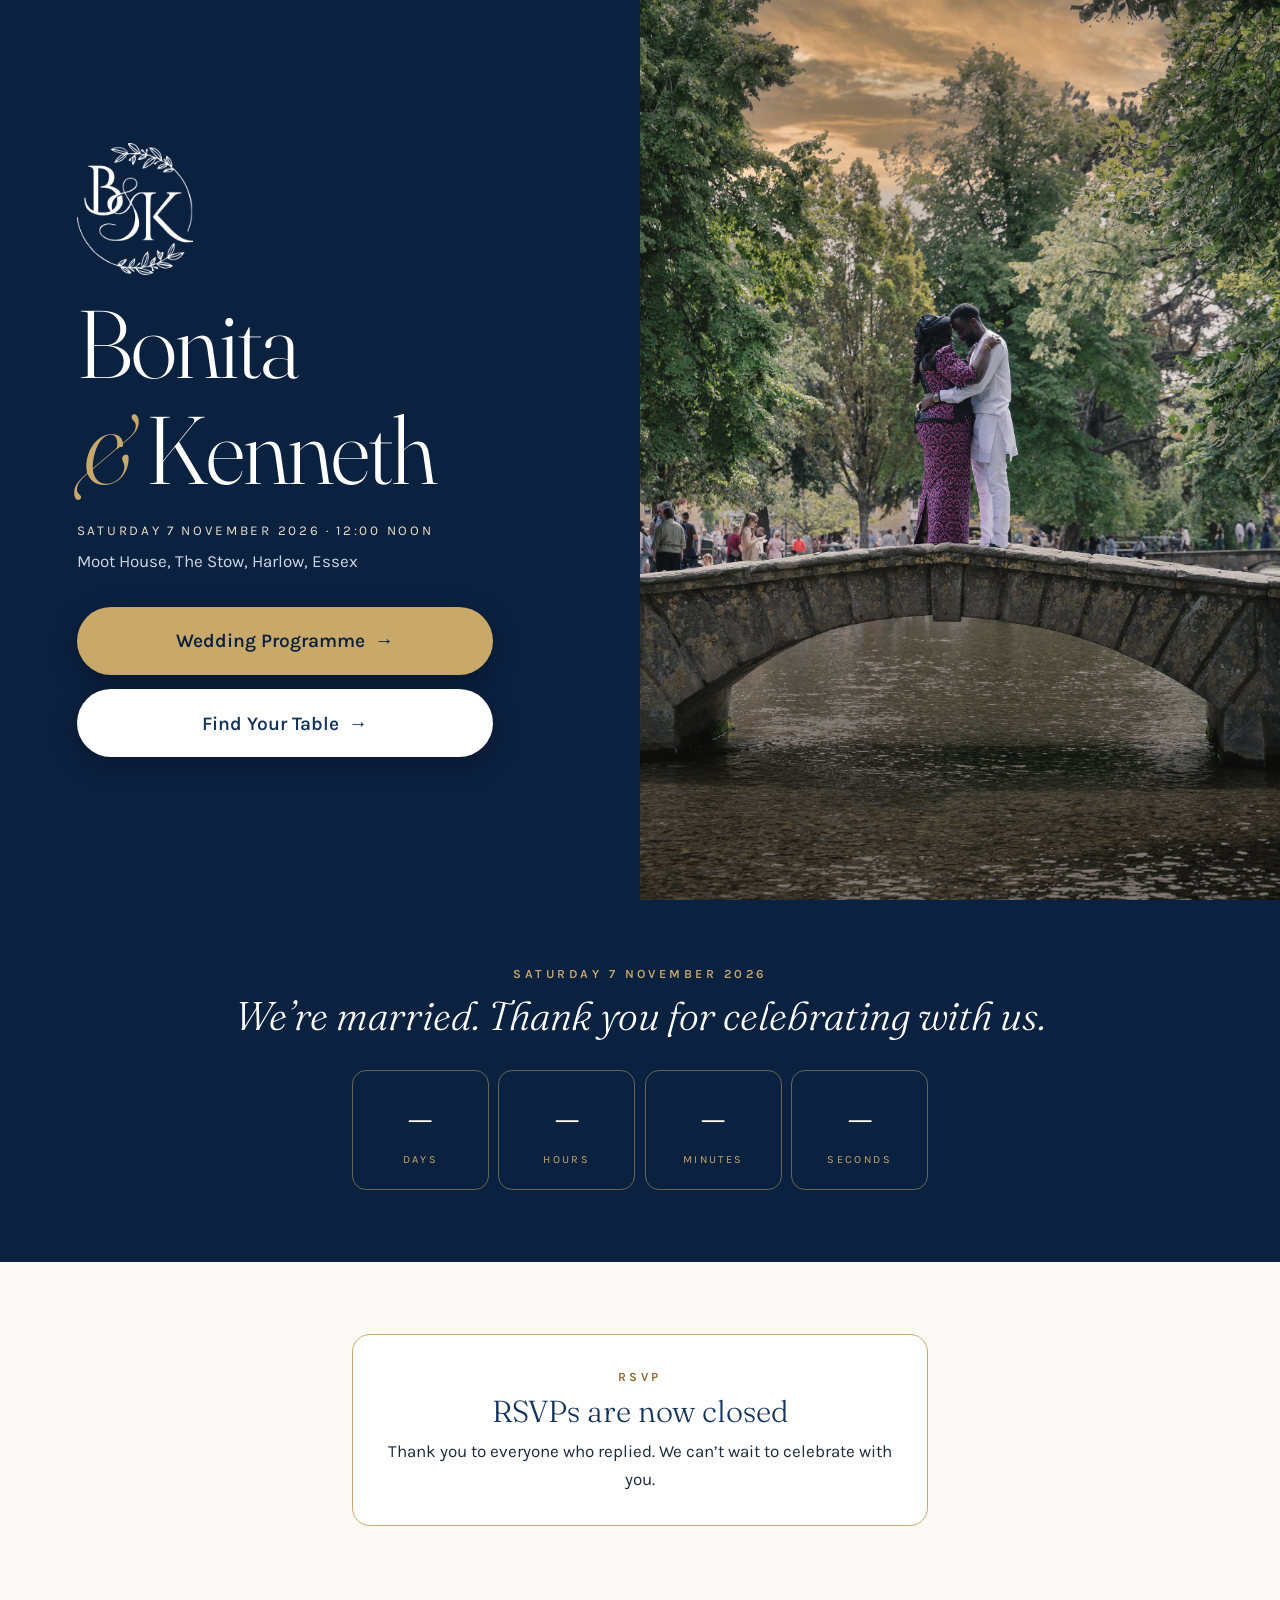
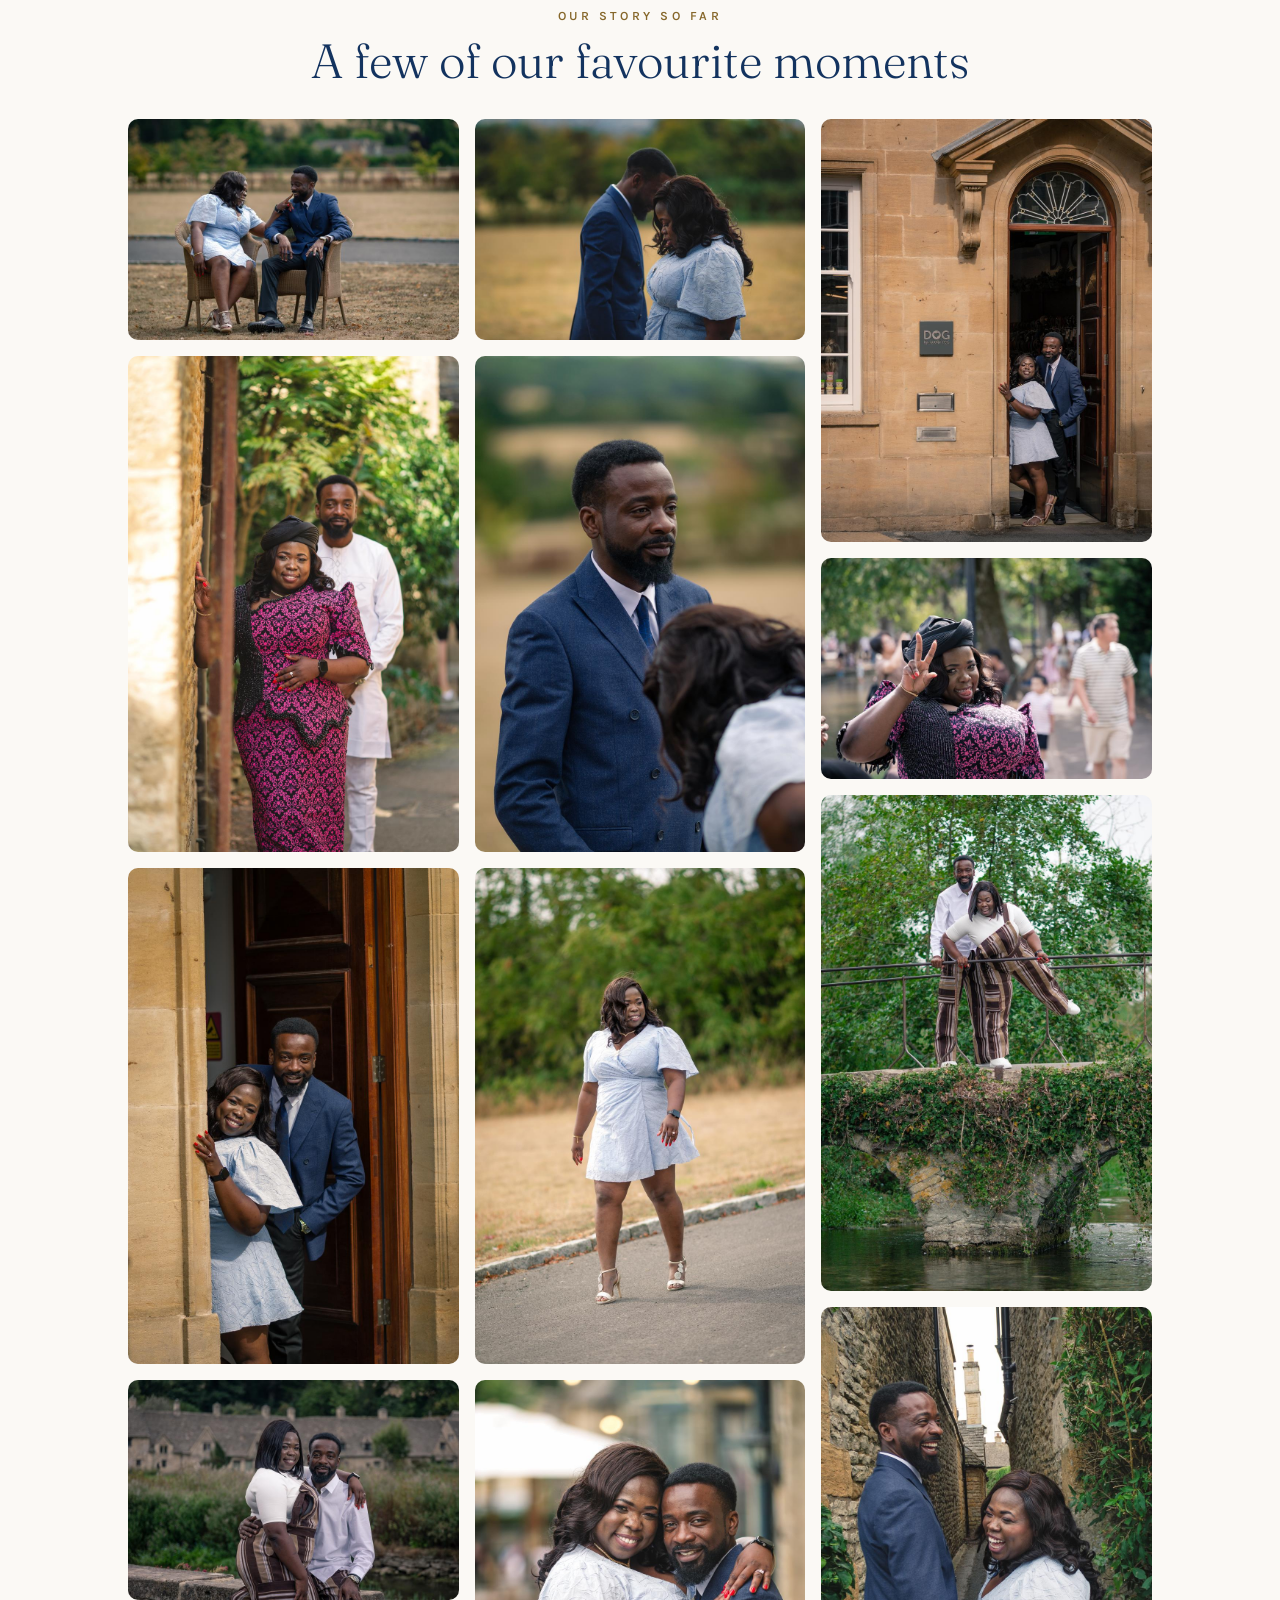
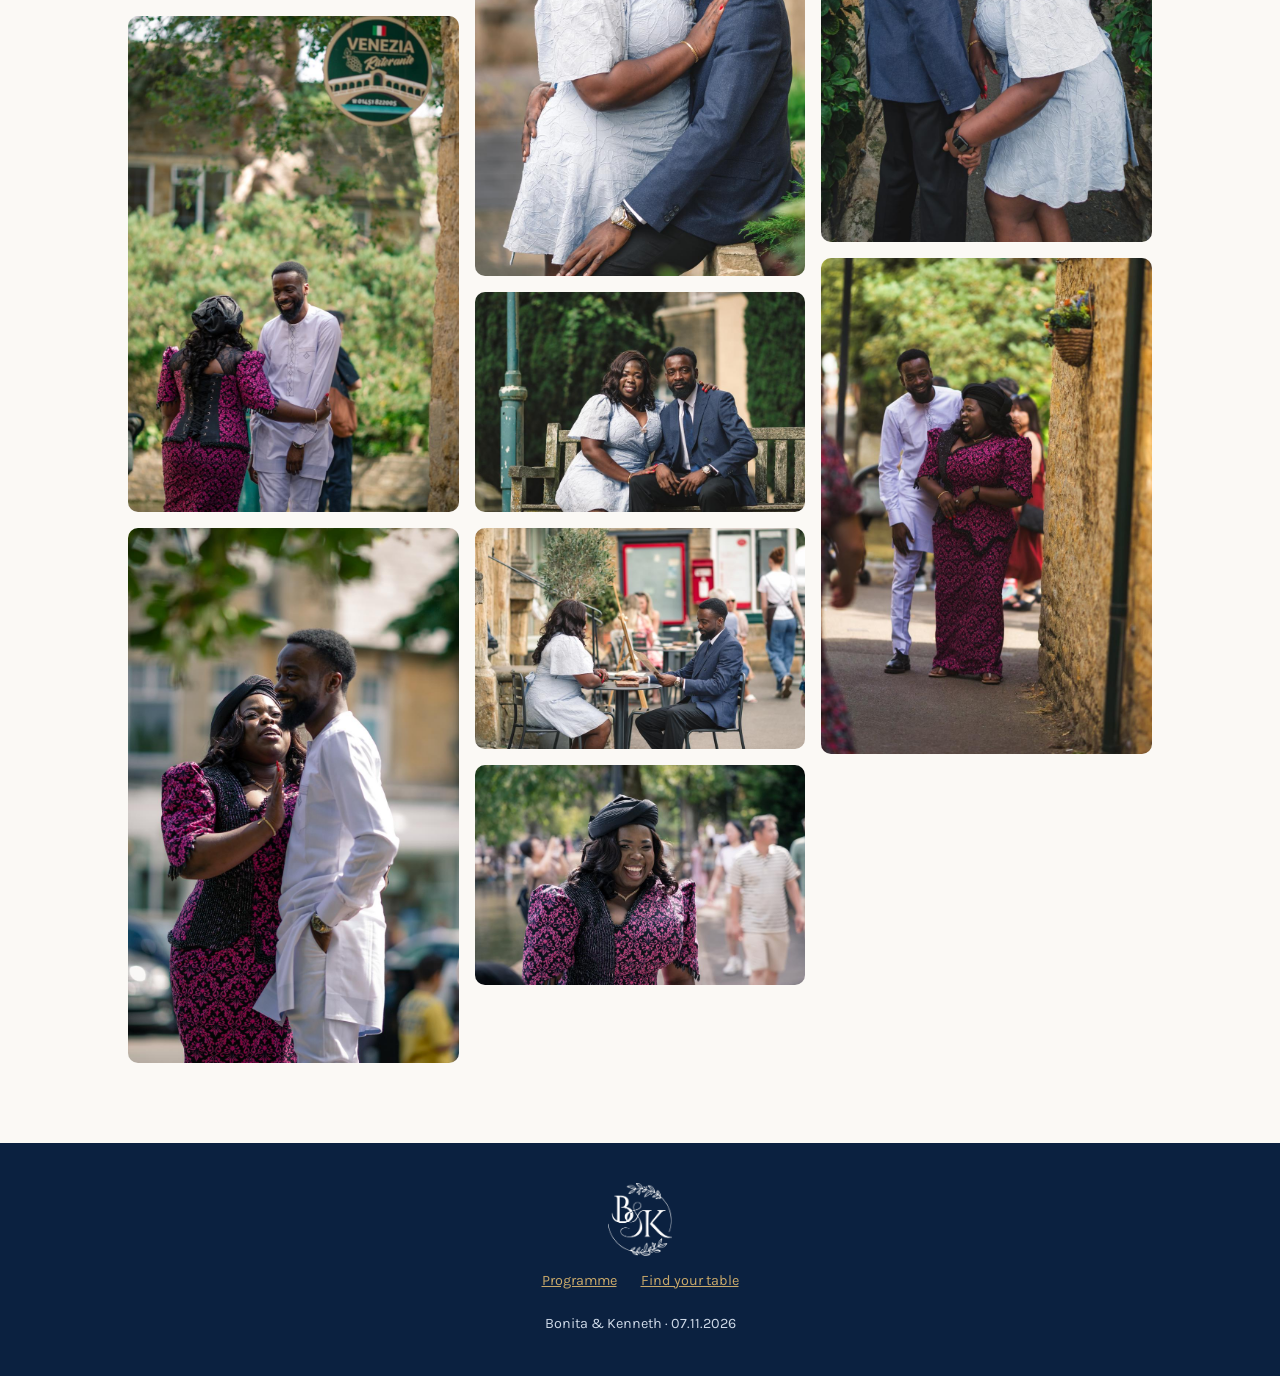
<file: index.html>
<!DOCTYPE html>
<html lang="en">
<head>
<meta charset="utf-8">
<meta name="viewport" content="width=device-width, initial-scale=1, viewport-fit=cover">
<title>Bonita &amp; Kenneth · 7 November 2026</title>
<meta name="description" content="Bonita &amp; Kenneth are getting married on Saturday 7 November 2026.">
<meta property="og:title" content="Bonita &amp; Kenneth · 7 November 2026">
<meta property="og:description" content="Programme, table plan and photos for our wedding day.">
<meta property="og:image" content="https://bk2026.love/images/og.jpg">
<meta name="twitter:card" content="summary_large_image">
<link rel="icon" href="images/logo.png">
<link rel="preconnect" href="https://fonts.googleapis.com">
<link rel="preconnect" href="https://fonts.gstatic.com" crossorigin>
<link href="https://fonts.googleapis.com/css2?family=Fraunces:ital,opsz,wght@0,9..144,300;1,9..144,300&family=Karla:wght@400;600&display=swap" rel="stylesheet">
<link rel="stylesheet" href="styles.css">
</head>
<body>

<header class="hero">
  <img src="images/hero.jpg" alt="Bonita and Kenneth embracing on a stone bridge at dusk" fetchpriority="high">
  <div class="hero__in">
    <img class="logo" src="images/logo.png" alt="B &amp; K monogram">
    <h1 class="names"><span>Bonita</span> <span><i>&amp;</i> Kenneth</span></h1>
    <p class="when">Saturday 7 November 2026 · 12:00 noon</p>
    <p class="where">Moot House, The Stow, Harlow, Essex</p>
    <nav class="cta" aria-label="Wedding day links">
      <a class="btn btn--gold" href="program.html">Wedding Programme <span aria-hidden="true">→</span></a>
      <a class="btn btn--white" href="mytable.html">Find Your Table <span aria-hidden="true">→</span></a>
    </nav>
  </div>
</header>

<main>
  <section class="count">
    <div class="wrap">
      <p class="eyebrow">Saturday 7 November 2026</p>
      <h2 id="cd">Counting down to our wedding</h2>
      <div class="clock" id="clock" role="timer" aria-labelledby="cd">
        <div><b id="d">–</b><span>Days</span></div>
        <div><b id="h">–</b><span>Hours</span></div>
        <div><b id="m">–</b><span>Minutes</span></div>
        <div><b id="s">–</b><span>Seconds</span></div>
      </div>
    </div>
  </section>

  <section class="closed wrap">
    <div>
      <p class="eyebrow">RSVP</p>
      <h2>RSVPs are now closed</h2>
      <p>Thank you to everyone who replied. We can’t wait to celebrate with you.</p>
    </div>
  </section>

  <section class="gal wrap" aria-labelledby="gh">
    <p class="eyebrow">Our story so far</p>
    <h2 id="gh">A few of our favourite moments</h2>
    <div class="masonry">
<button type="button" data-full="images/full/chairs.jpg"><img src="images/chairs.jpg" alt="Laughing together on wicker chairs on the lawn" width="900" height="600" loading="lazy" decoding="async"></button>
<button type="button" data-full="images/full/lane.jpg"><img src="images/lane.jpg" alt="Standing together in a leafy stone lane" width="900" height="1350" loading="lazy" decoding="async"></button>
<button type="button" data-full="images/full/door.jpg"><img src="images/door.jpg" alt="Smiling together in a sunlit stone doorway" width="900" height="1350" loading="lazy" decoding="async"></button>
<button type="button" data-full="images/full/wall.jpg"><img src="images/wall.jpg" alt="Sitting together on a stone wall in front of Cotswold cottages" width="900" height="600" loading="lazy" decoding="async"></button>
<button type="button" data-full="images/full/village.jpg"><img src="images/village.jpg" alt="Sharing a laugh on a village path" width="900" height="1350" loading="lazy" decoding="async"></button>
<button type="button" data-full="images/full/close.jpg"><img src="images/close.jpg" alt="Close together, laughing in the sunshine" width="900" height="1456" loading="lazy" decoding="async"></button>
<button type="button" data-full="images/full/forehead.jpg"><img src="images/forehead.jpg" alt="Foreheads together in a quiet moment" width="900" height="600" loading="lazy" decoding="async"></button>
<button type="button" data-full="images/full/kenneth.jpg"><img src="images/kenneth.jpg" alt="Kenneth in a blue double-breasted suit" width="900" height="1350" loading="lazy" decoding="async"></button>
<button type="button" data-full="images/full/bonitablue.jpg"><img src="images/bonitablue.jpg" alt="Bonita in a pale blue dress on a quiet path" width="900" height="1350" loading="lazy" decoding="async"></button>
<button type="button" data-full="images/full/hug.jpg"><img src="images/hug.jpg" alt="Embracing and smiling at the camera" width="900" height="1350" loading="lazy" decoding="async"></button>
<button type="button" data-full="images/full/bench.jpg"><img src="images/bench.jpg" alt="Sitting together on a garden bench" width="900" height="600" loading="lazy" decoding="async"></button>
<button type="button" data-full="images/full/cafe.jpg"><img src="images/cafe.jpg" alt="A quiet moment at a café table" width="900" height="600" loading="lazy" decoding="async"></button>
<button type="button" data-full="images/full/bonitalaugh.jpg"><img src="images/bonitalaugh.jpg" alt="Bonita laughing in a pink and black outfit" width="900" height="600" loading="lazy" decoding="async"></button>
<button type="button" data-full="images/full/arch.jpg"><img src="images/arch.jpg" alt="Peeking out from a grand arched doorway" width="900" height="1151" loading="lazy" decoding="async"></button>
<button type="button" data-full="images/full/peace.jpg"><img src="images/peace.jpg" alt="Bonita with a playful peace sign" width="900" height="600" loading="lazy" decoding="async"></button>
<button type="button" data-full="images/full/ivybridge.jpg"><img src="images/ivybridge.jpg" alt="Leaning over an ivy-covered bridge in matching striped outfits" width="900" height="1350" loading="lazy" decoding="async"></button>
<button type="button" data-full="images/full/alley.jpg"><img src="images/alley.jpg" alt="Walking hand in hand down a narrow lane, laughing" width="900" height="1456" loading="lazy" decoding="async"></button>
<button type="button" data-full="images/full/basket.jpg"><img src="images/basket.jpg" alt="Laughing together beside a hanging flower basket" width="900" height="1350" loading="lazy" decoding="async"></button>
    </div>
  </section>
</main>

<dialog id="lb" aria-label="Photo viewer"><img alt=""><button class="x" type="button" aria-label="Close">✕</button></dialog>

<footer>
  <img class="logo" src="images/logo.png" alt="">
  <nav><a href="program.html">Programme</a><a href="mytable.html">Find your table</a></nav>
  Bonita &amp; Kenneth · 07.11.2026
</footer>

<script>
const T = Date.UTC(2026, 10, 7, 12, 0, 0); // 12:00 noon UK time (GMT)
const $ = id => document.getElementById(id), p2 = n => String(n).padStart(2, '0');
function tick() {
  const ms = T - Date.now();
  if (ms <= 0) {
    $('clock').hidden = true;
    $('cd').textContent = Date.now() - T > 7 * 36e5 ? 'We’re married. Thank you for celebrating with us.' : 'Today is the day.';
    return clearInterval(timer);
  }
  const s = Math.floor(ms / 1000);
  $('d').textContent = Math.floor(s / 86400);
  $('h').textContent = p2(Math.floor(s % 86400 / 3600));
  $('m').textContent = p2(Math.floor(s % 3600 / 60));
  $('s').textContent = p2(s % 60);
}
const timer = setInterval(tick, 1000); tick();

const lb = $('lb'), lbImg = lb.querySelector('img');
document.querySelectorAll('.masonry button').forEach(b => b.onclick = () => {
  lbImg.src = b.dataset.full; lbImg.alt = b.querySelector('img').alt; lb.showModal();
});
lb.onclick = () => lb.close();
</script>
</body>
</html>
</file>
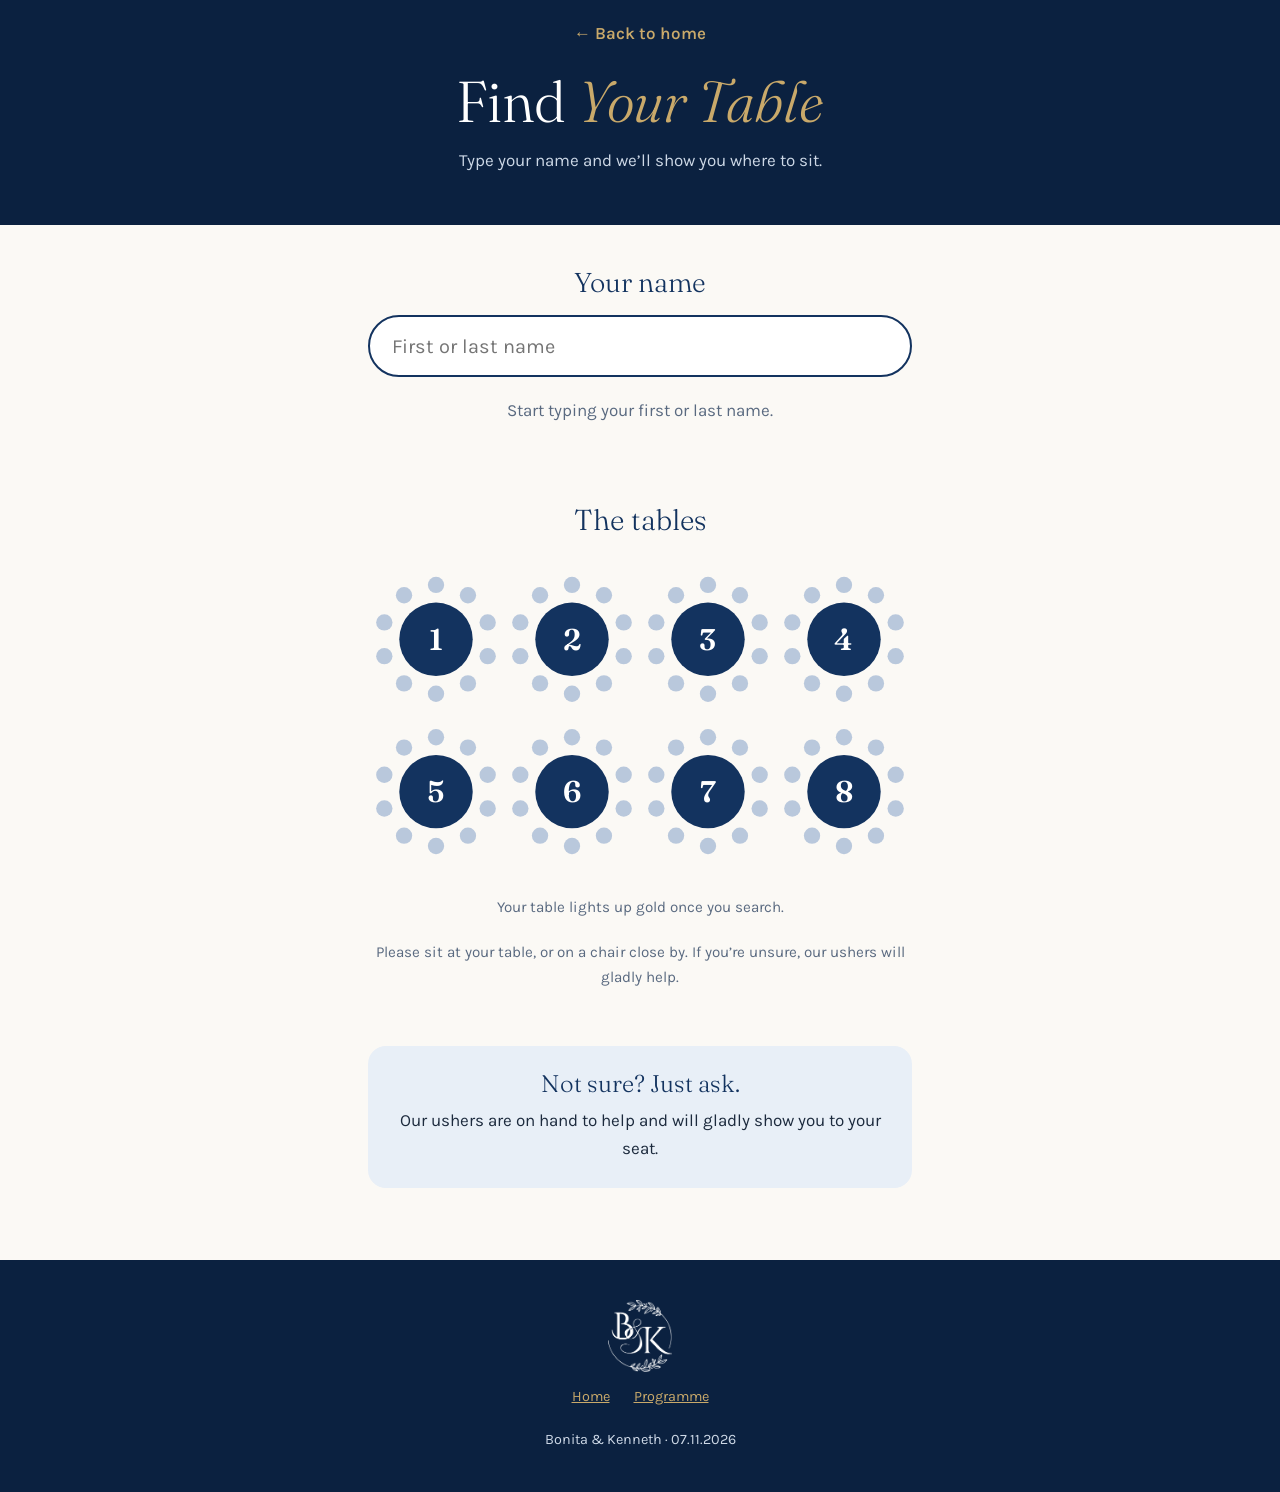
<file: day/index.html>
<!DOCTYPE html>
<meta charset="utf-8"><title>Find your table</title>
<meta http-equiv="refresh" content="0;url=../mytable.html">
<script>location.replace('../mytable.html')</script>
<a href="../mytable.html">Find your table</a>
</file>
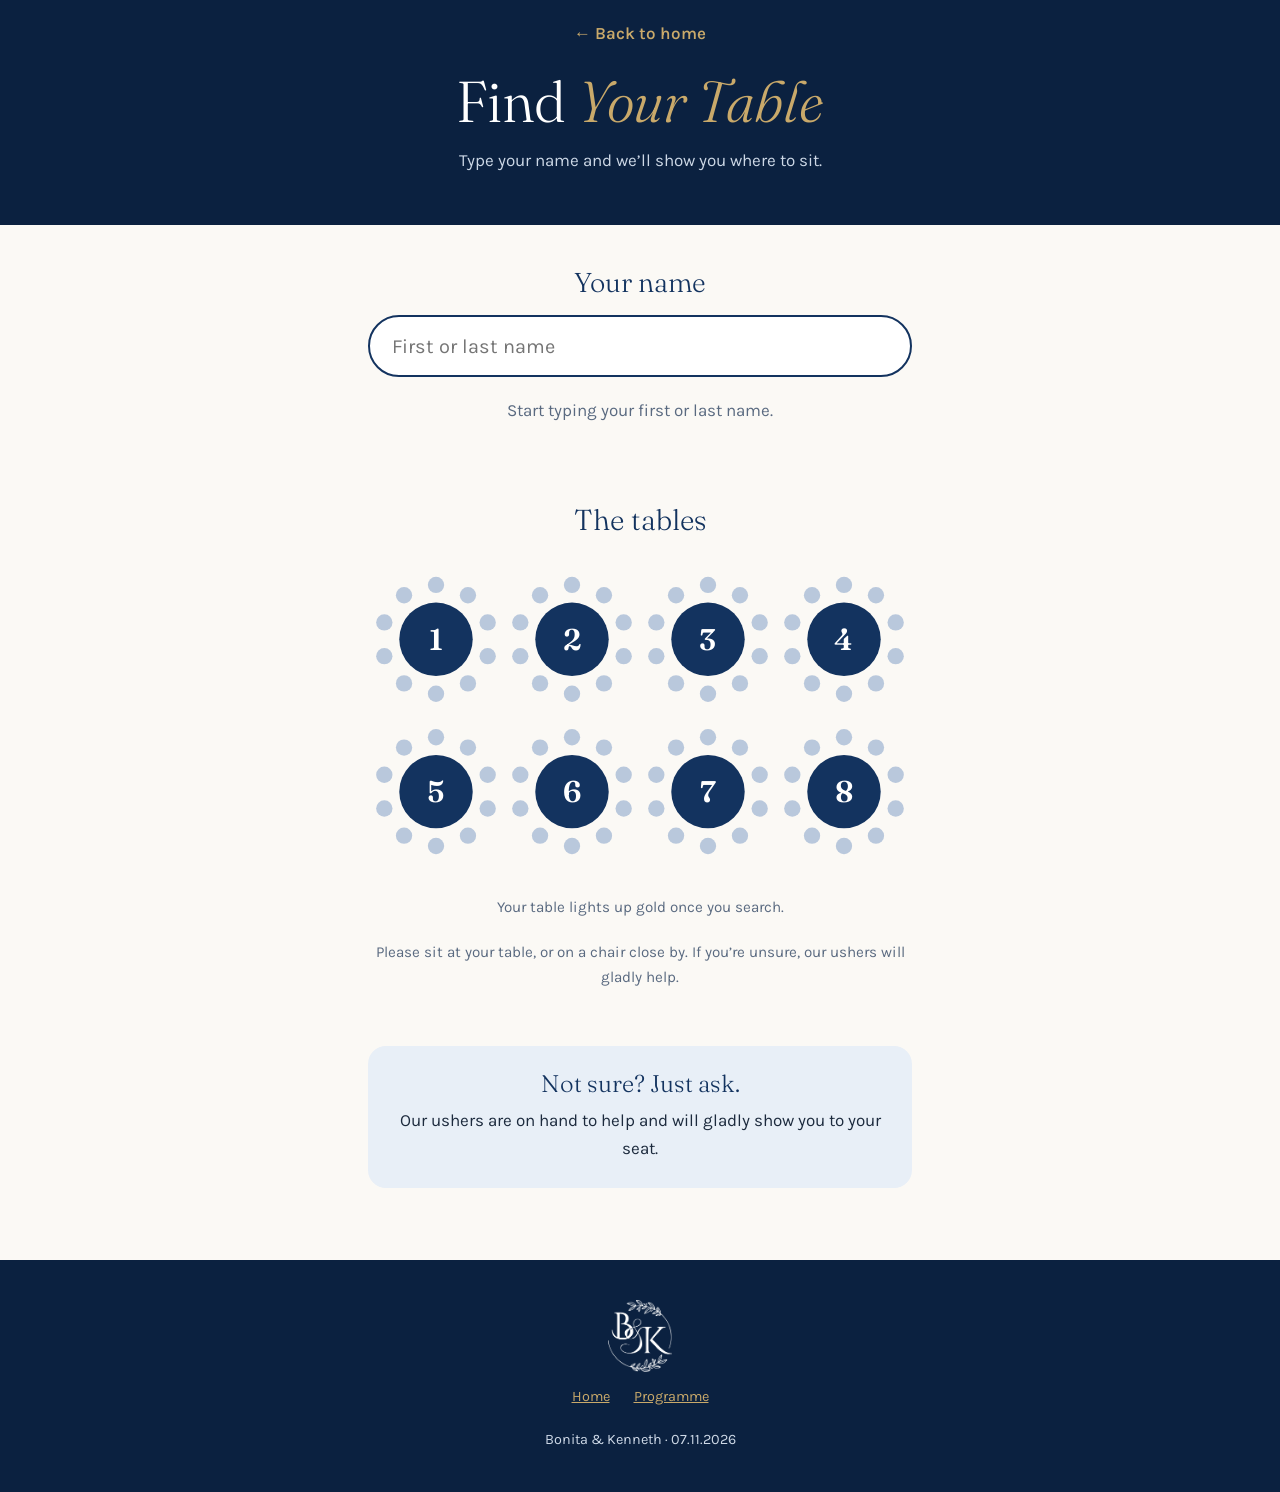
<file: mytable.html>
<!DOCTYPE html>
<html lang="en">
<head>
<meta charset="utf-8">
<meta name="viewport" content="width=device-width, initial-scale=1, viewport-fit=cover">
<title>Find Your Table · Bonita &amp; Kenneth</title>
<meta property="og:title" content="Find Your Table · Bonita &amp; Kenneth">
<meta property="og:image" content="https://bk2026.love/images/og.jpg">
<link rel="icon" href="images/logo.png">
<link rel="preconnect" href="https://fonts.googleapis.com">
<link rel="preconnect" href="https://fonts.gstatic.com" crossorigin>
<link href="https://fonts.googleapis.com/css2?family=Fraunces:ital,opsz,wght@0,9..144,300;1,9..144,300&family=Karla:wght@400;600&display=swap" rel="stylesheet">
<link rel="stylesheet" href="styles.css">
</head>
<body>
<!-- Guest list lives in guests.csv (same folder). Columns: name,table  (table = 1 to 8) -->

<header class="page-head">
  <a class="back" href="index.html">← Back to home</a>
  <h1>Find <i>Your Table</i></h1>
  <p>Type your name and we’ll show you where to sit.</p>
</header>

<main class="wrap">
  <section class="finder">
    <label for="q">Your name</label>
    <input id="q" type="search" placeholder="First or last name" autocomplete="off" autocapitalize="words" enterkeyhint="search" disabled>
    <p class="msg" id="msg" role="status" aria-live="polite">Loading the guest list…</p>
    <ul class="res" id="res"></ul>
  </section>

  <section class="plan">
    <h2>The tables</h2>
    <svg id="map" viewBox="0 0 400 236" role="img" aria-label="Eight round tables, numbered 1 to 8"></svg>
    <p class="note" id="cap">Your table lights up gold once you search.</p>
    <p class="note">Please sit at your table, or on a chair close by. If you’re unsure, our ushers will gladly help.</p>
  </section>

  <section class="help">
    <h3>Not sure? Just ask.</h3>
    <p>Our ushers are on hand to help and will gladly show you to your seat.</p>
  </section>
</main>

<footer>
  <img class="logo" src="images/logo.png" alt="">
  <nav><a href="index.html">Home</a><a href="program.html">Programme</a></nav>
  Bonita &amp; Kenneth · 07.11.2026
</footer>

<script>
const $ = s => document.querySelector(s);
const esc = s => s.replace(/[&<>"]/g, c => ({'&':'&amp;','<':'&lt;','>':'&gt;','"':'&quot;'}[c]));
const norm = s => s.normalize('NFD').replace(/[\u0300-\u036f]/g, '').toLowerCase().replace(/[^a-z0-9 ]+/g, ' ').replace(/\s+/g, ' ').trim();
let guests = [];

// table plan: 8 tables, 10 seats each
$('#map').innerHTML = [...Array(8)].map((_, i) => {
  const x = 50 + 100 * (i % 4), y = 62 + 112 * Math.floor(i / 4);
  let seats = '';
  for (let k = 0; k < 10; k++) {
    const a = k / 10 * 2 * Math.PI - Math.PI / 2;
    seats += `<circle class="seat" cx="${(x + 40 * Math.cos(a)).toFixed(1)}" cy="${(y + 40 * Math.sin(a)).toFixed(1)}" r="6"/>`;
  }
  return `<g class="tbl" id="t${i + 1}">${seats}<circle cx="${x}" cy="${y}" r="27"/><text x="${x}" y="${y}">${i + 1}</text></g>`;
}).join('');

function parseCSV(t) {
  const rows = []; let r = [], c = '', q = false;
  t = t.replace(/^\uFEFF/, '');
  const end = () => { r.push(c); c = ''; if (r.some(x => x.trim())) rows.push(r); r = []; };
  for (let i = 0; i < t.length; i++) {
    const ch = t[i];
    if (q) { if (ch === '"') { if (t[i + 1] === '"') { c += '"'; i++; } else q = false; } else c += ch; }
    else if (ch === '"') q = true;
    else if (ch === ',') { r.push(c); c = ''; }
    else if (ch === '\n' || ch === '\r') { if (ch === '\r' && t[i + 1] === '\n') i++; end(); }
    else c += ch;
  }
  end();
  return rows;
}

function show(n) {
  document.querySelectorAll('.tbl').forEach(g => g.classList.toggle('on', g.id === 't' + n));
  $('#cap').textContent = n && $('#t' + n) ? `Table ${n} is highlighted.` : 'Your table lights up gold once you search.';
  document.querySelectorAll('.res button').forEach(b => b.setAttribute('aria-pressed', b.dataset.t === String(n)));
}

function search() {
  const toks = norm($('#q').value).split(' ').filter(Boolean), res = $('#res');
  res.innerHTML = ''; show(0);
  if (!toks.join('').length) { $('#msg').textContent = 'Start typing your first or last name.'; return; }
  const hits = guests.filter(g => { const w = norm(g.name).split(' '); return toks.every(t => w.some(x => x.startsWith(t))); });
  if (!hits.length) { $('#msg').textContent = 'We couldn’t find that name. Try just your surname, or ask an usher and they’ll help.'; return; }
  const list = hits.slice(0, 8);
  $('#msg').textContent = hits.length > 8 ? 'Lots of matches. Keep typing to narrow it down.' : (hits.length > 1 ? 'Tap your name to see your table.' : '');
  res.innerHTML = list.map(g => {
    const n = (g.table.match(/\d+/) || [''])[0];
    return `<li><button type="button" data-t="${n}" aria-pressed="false"><span class="n">${esc(g.name)}</span><span class="t${n ? '' : ' w'}"><small>Table</small>${esc(n || g.table)}</span></button></li>`;
  }).join('');
  res.querySelectorAll('button').forEach(b => b.onclick = () => show(b.dataset.t));
  show((list[0].table.match(/\d+/) || [0])[0]);
}

fetch('guests.csv', { cache: 'no-cache' }).then(r => { if (!r.ok) throw 0; return r.text(); }).then(t => {
  const rows = parseCSV(t), h = rows[0].map(norm);
  let ni = h.findIndex(x => x.includes('name')), ti = h.findIndex(x => x.includes('table'));
  const head = ni > -1 && ti > -1;
  if (!head) { ni = 0; ti = 1; }
  guests = rows.slice(head ? 1 : 0).map(r => ({ name: (r[ni] || '').trim(), table: (r[ti] || '').trim() })).filter(g => g.name && g.table);
  $('#q').disabled = false; $('#msg').textContent = 'Start typing your first or last name.';
  $('#q').addEventListener('input', search);
}).catch(() => { $('#msg').textContent = 'We couldn’t load the guest list. Please ask an usher and they’ll help you find your table.'; });
</script>
</body>
</html>
</file>
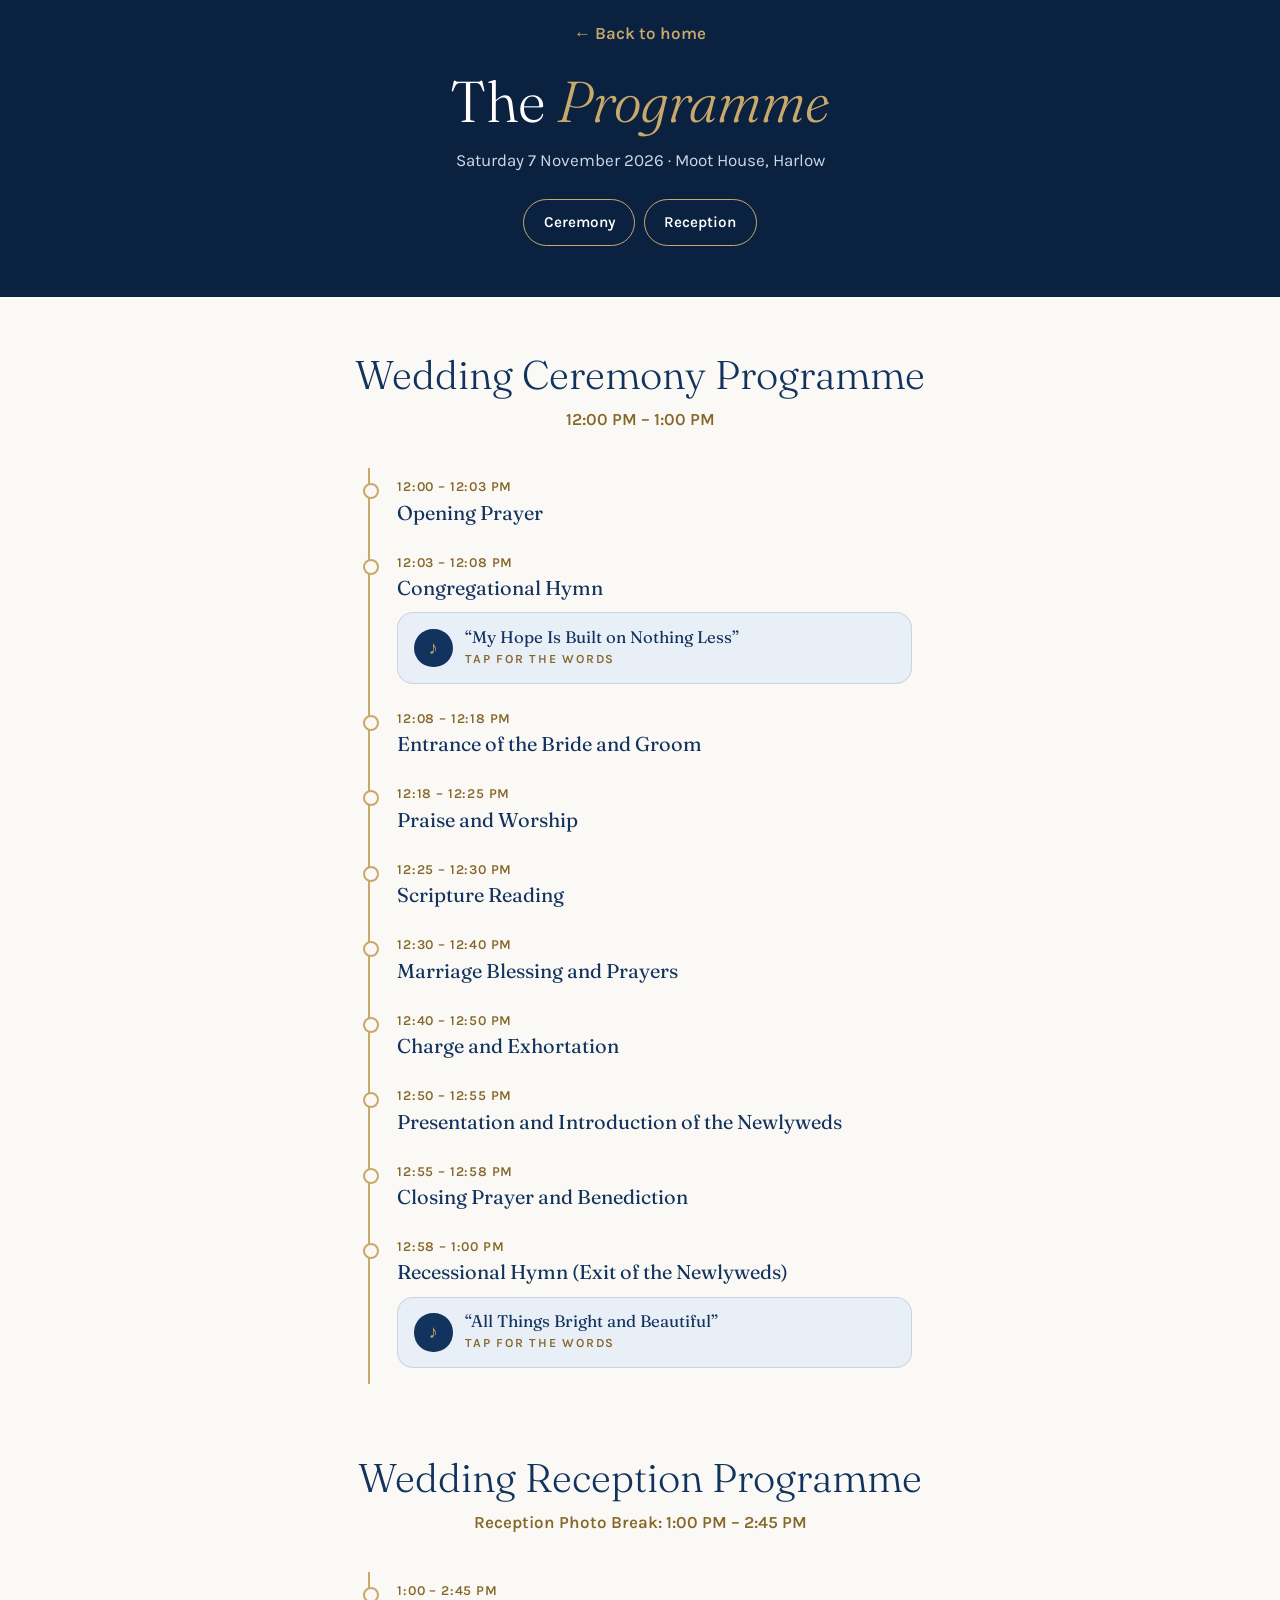
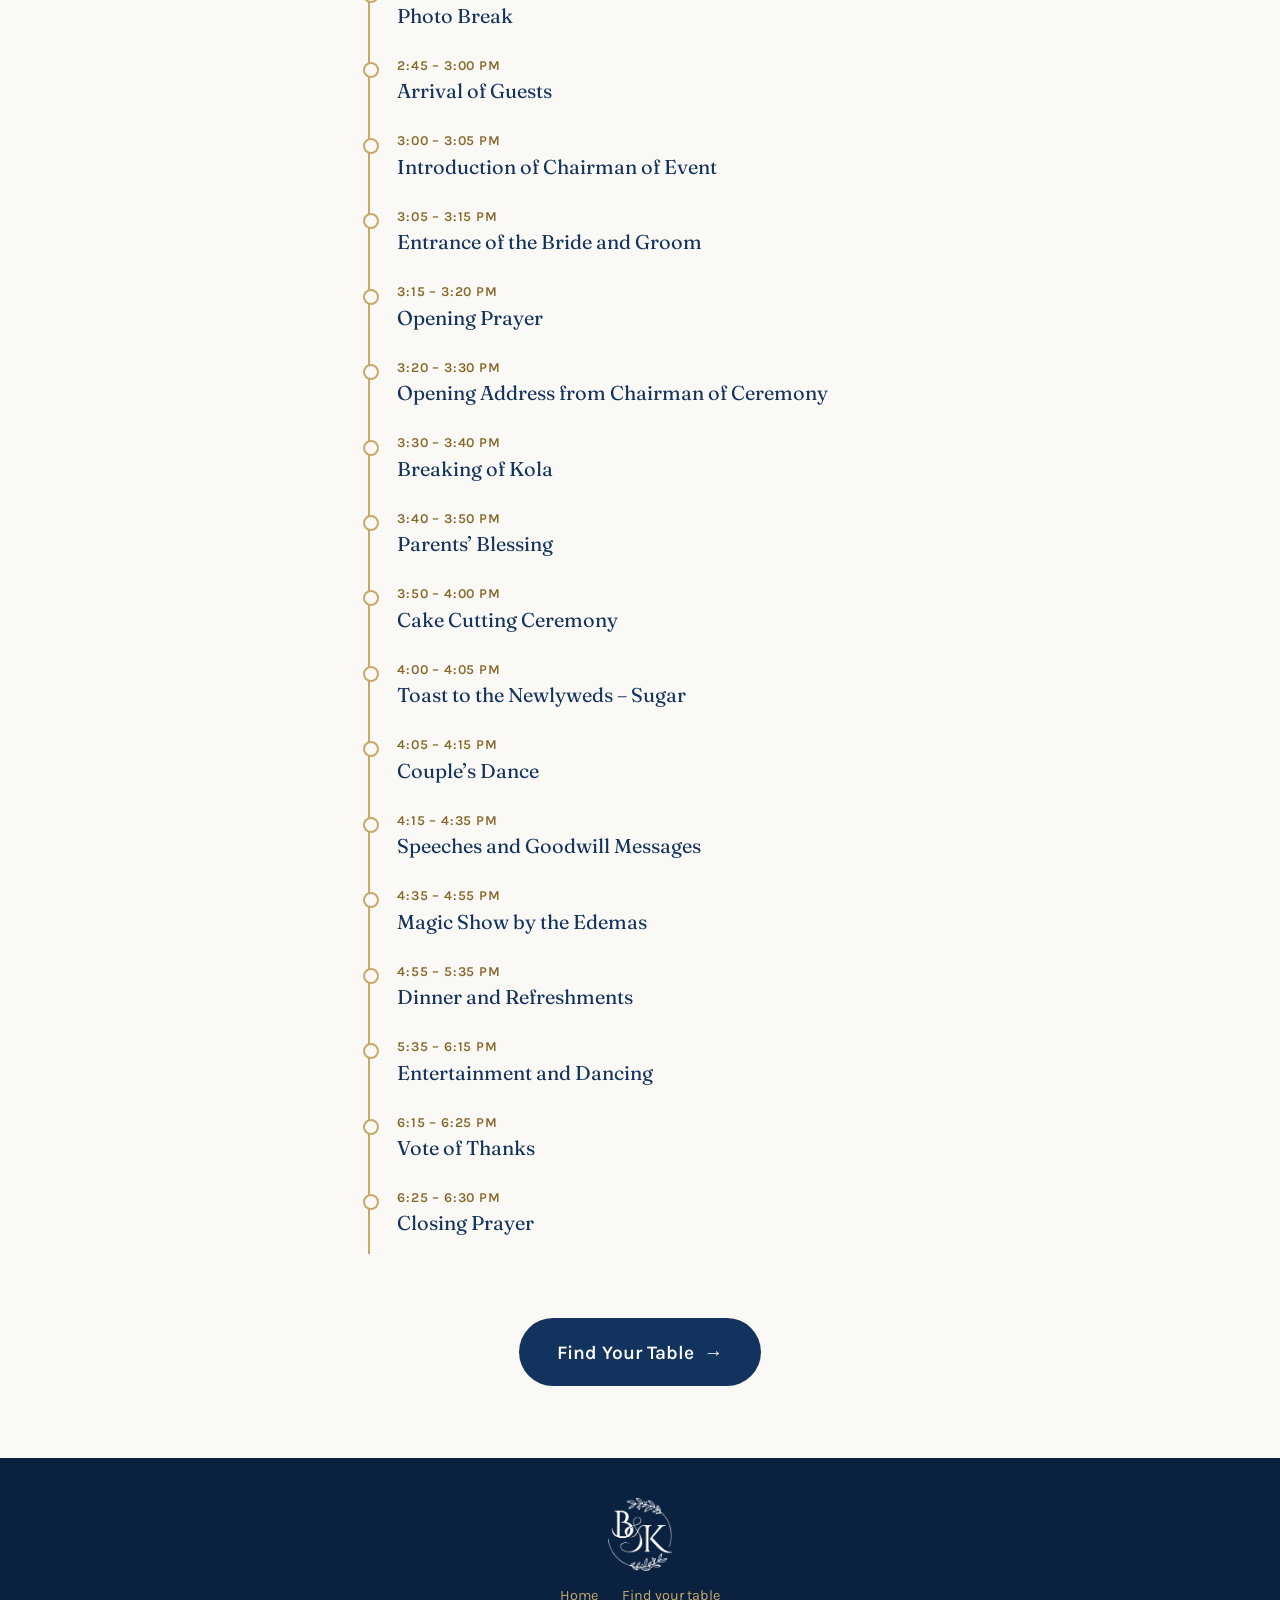
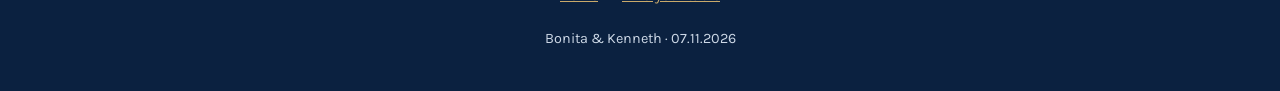
<file: program.html>
<!DOCTYPE html>
<html lang="en">
<head>
<meta charset="utf-8">
<meta name="viewport" content="width=device-width, initial-scale=1, viewport-fit=cover">
<title>Programme · Bonita &amp; Kenneth</title>
<meta property="og:title" content="Wedding Programme · Bonita &amp; Kenneth">
<meta property="og:image" content="https://bk2026.love/images/og.jpg">
<link rel="icon" href="images/logo.png">
<link rel="preconnect" href="https://fonts.googleapis.com">
<link rel="preconnect" href="https://fonts.gstatic.com" crossorigin>
<link href="https://fonts.googleapis.com/css2?family=Fraunces:ital,opsz,wght@0,9..144,300;1,9..144,300&family=Karla:wght@400;600&display=swap" rel="stylesheet">
<link rel="stylesheet" href="styles.css">
</head>
<body>

<header class="page-head">
  <a class="back" href="index.html">← Back to home</a>
  <h1>The <i>Programme</i></h1>
  <p>Saturday 7 November 2026 · Moot House, Harlow</p>
  <nav class="tabs" aria-label="Jump to">
    <a href="#ceremony">Ceremony</a>
    <a href="#reception">Reception</a>
  </nav>
</header>

<main class="wrap">
  <section class="sec" id="ceremony">
    <h2>Wedding Ceremony Programme</h2>
    <p class="sub">12:00 PM – 1:00 PM</p>
    <ol class="tl">
      <li><time>12:00 – 12:03 PM</time><span>Opening Prayer</span></li>
      <li class="hl"><time>12:03 – 12:08 PM</time><span>Congregational Hymn</span>
        <details class="words"><summary><i aria-hidden="true">♪</i><strong>“My Hope Is Built on Nothing Less”</strong><em>Tap for the words</em></summary>
<div class="hymn">
      <p class="by">Edward Mote, 1834</p>
      <p class="v"><b>1</b>My hope is built on nothing less<br>than Jesus’ blood and righteousness;<br>I dare not trust the sweetest frame,<br>but wholly lean on Jesus’ name.</p>
      <p class="rf"><b>Refrain</b>On Christ, the solid Rock, I stand:<br>all other ground is sinking sand;<br>all other ground is sinking sand.</p>
      <p class="v"><b>2</b>When darkness veils his lovely face,<br>I rest on his unchanging grace;<br>in every high and stormy gale,<br>my anchor holds within the veil.</p>
      <p class="rr">Refrain</p>
      <p class="v"><b>3</b>His oath, his covenant, his blood,<br>support me in the whelming flood;<br>when all around my soul gives way,<br>he then is all my hope and stay.</p>
      <p class="rr">Refrain</p>
      <p class="v"><b>4</b>When he shall come with trumpet sound,<br>O may I then in him be found:<br>dressed in his righteousness alone,<br>faultless to stand before the throne.</p>
      <p class="rr">Refrain</p>
    </div>
        </details></li>
      <li><time>12:08 – 12:18 PM</time><span>Entrance of the Bride and Groom</span></li>
      <li><time>12:18 – 12:25 PM</time><span>Praise and Worship</span></li>
      <li><time>12:25 – 12:30 PM</time><span>Scripture Reading</span></li>
      <li><time>12:30 – 12:40 PM</time><span>Marriage Blessing and Prayers</span></li>
      <li><time>12:40 – 12:50 PM</time><span>Charge and Exhortation</span></li>
      <li><time>12:50 – 12:55 PM</time><span>Presentation and Introduction of the Newlyweds</span></li>
      <li><time>12:55 – 12:58 PM</time><span>Closing Prayer and Benediction</span></li>
      <li class="hl"><time>12:58 – 1:00 PM</time><span>Recessional Hymn (Exit of the Newlyweds)</span>
        <details class="words"><summary><i aria-hidden="true">♪</i><strong>“All Things Bright and Beautiful”</strong><em>Tap for the words</em></summary>
<div class="hymn">
      <p class="by">Cecil Frances Alexander, 1848</p>
      <p class="rf"><b>Refrain</b>All things bright and beautiful,<br>all creatures great and small,<br>all things wise and wonderful,<br>the Lord God made them all.</p>
      <p class="v"><b>1</b>Each little flow’r that opens,<br>each little bird that sings,<br>He made their glowing colors,<br>He made their tiny wings.</p>
      <p class="rr">Refrain</p>
      <p class="v"><b>2</b>The purple-headed mountain,<br>the river running by,<br>the sunset and the morning<br>that brightens up the sky.</p>
      <p class="rr">Refrain</p>
      <p class="v"><b>3</b>The cold wind in the winter,<br>the pleasant summer sun,<br>the ripe fruits in the garden:<br>He made them every one.</p>
      <p class="rr">Refrain</p>
      <p class="v"><b>4</b>He gave us eyes to see them,<br>and lips that we might tell<br>how great is God Almighty,<br>who has made all things well.</p>
      <p class="rr">Refrain</p>
    </div>
        </details></li>
    </ol>
  </section>

  <section class="sec" id="reception">
    <h2>Wedding Reception Programme</h2>
    <p class="sub">Reception Photo Break: 1:00 PM – 2:45 PM</p>
    <ol class="tl">
      <li><time>1:00 – 2:45 PM</time><span>Photo Break</span></li>
      <li><time>2:45 – 3:00 PM</time><span>Arrival of Guests</span></li>
      <li><time>3:00 – 3:05 PM</time><span>Introduction of Chairman of Event</span></li>
      <li><time>3:05 – 3:15 PM</time><span>Entrance of the Bride and Groom</span></li>
      <li><time>3:15 – 3:20 PM</time><span>Opening Prayer</span></li>
      <li><time>3:20 – 3:30 PM</time><span>Opening Address from Chairman of Ceremony</span></li>
      <li><time>3:30 – 3:40 PM</time><span>Breaking of Kola</span></li>
      <li><time>3:40 – 3:50 PM</time><span>Parents’ Blessing</span></li>
      <li><time>3:50 – 4:00 PM</time><span>Cake Cutting Ceremony</span></li>
      <li><time>4:00 – 4:05 PM</time><span>Toast to the Newlyweds – Sugar</span></li>
      <li><time>4:05 – 4:15 PM</time><span>Couple’s Dance</span></li>
      <li><time>4:15 – 4:35 PM</time><span>Speeches and Goodwill Messages</span></li>
      <li><time>4:35 – 4:55 PM</time><span>Magic Show by the Edemas</span></li>
      <li><time>4:55 – 5:35 PM</time><span>Dinner and Refreshments</span></li>
      <li><time>5:35 – 6:15 PM</time><span>Entertainment and Dancing</span></li>
      <li><time>6:15 – 6:25 PM</time><span>Vote of Thanks</span></li>
      <li><time>6:25 – 6:30 PM</time><span>Closing Prayer</span></li>
    </ol>
  </section>

  <div class="next"><a class="btn" href="mytable.html">Find Your Table <span aria-hidden="true">→</span></a></div>
</main>

<footer>
  <img class="logo" src="images/logo.png" alt="">
  <nav><a href="index.html">Home</a><a href="mytable.html">Find your table</a></nav>
  Bonita &amp; Kenneth · 07.11.2026
</footer>
</body>
</html>
</file>
<file: styles.css>
:root{--navy:#13335f;--navy-d:#0b2140;--powder:#e8eff7;--cream:#fbf9f5;--gold:#c9a96a;--gold-ink:#86672a;--ink:#1c2a3d;
--serif:"Fraunces",Georgia,serif;--sans:"Karla","Helvetica Neue",Arial,sans-serif}
*{box-sizing:border-box}
html{-webkit-text-size-adjust:100%}
@media(prefers-reduced-motion:no-preference){html{scroll-behavior:smooth}}
body{margin:0;background:var(--cream);color:var(--ink);font:400 1.0625rem/1.65 var(--sans);padding-bottom:env(safe-area-inset-bottom)}
img{max-width:100%;display:block}
:focus-visible{outline:3px solid var(--gold);outline-offset:3px}
h1,h2,h3{font-family:var(--serif);font-weight:300;margin:0;line-height:1.1}
.wrap{width:min(100% - 2.5rem,64rem);margin-inline:auto}
.eyebrow{font-size:.78rem;letter-spacing:.28em;text-transform:uppercase;font-weight:600;color:var(--gold-ink);margin:0}

/* hero */
.hero{position:relative;min-height:100svh;display:flex;flex-direction:column;justify-content:flex-end;color:#fff;background:var(--navy-d);isolation:isolate}
.hero>img{position:absolute;inset:0;width:100%;height:100%;object-fit:cover;object-position:50% 42%;z-index:-2}
.hero::after{content:"";position:absolute;inset:0;z-index:-1;background:linear-gradient(180deg,rgba(11,33,64,.4),rgba(11,33,64,.05) 28%,rgba(11,33,64,.72) 66%,rgba(11,33,64,.95))}
.hero__in{padding:calc(2rem + env(safe-area-inset-top)) 1.5rem 2.5rem;text-align:center;width:min(100%,44rem);margin-inline:auto}
.logo{width:clamp(80px,18vw,116px);margin:0 auto 1rem;filter:brightness(0) invert(1)}
.names{font-size:clamp(3.1rem,14vw,6rem);letter-spacing:-.02em}
.names span{display:block}
.names i{color:var(--gold);font-weight:300}
.when{margin:1.1rem 0 0;letter-spacing:.2em;text-transform:uppercase;font-size:.84rem;color:#eadfc6}
.where{margin:.3rem 0 0;color:#cdd8e6}
.cta{display:grid;gap:.9rem;margin-top:2rem}
.btn{display:flex;align-items:center;justify-content:center;gap:.6rem;min-height:4.25rem;padding:1rem 1.5rem;border-radius:999px;font:600 1.2rem var(--sans);text-decoration:none;box-shadow:0 8px 28px rgba(0,0,0,.28);transition:transform .15s,background .2s}
.btn:active{transform:scale(.98)}
.btn--gold{background:var(--gold);color:var(--navy-d)}
.btn--gold:hover{background:#d9bc84}
.btn--white{background:#fff;color:var(--navy)}
.btn--white:hover{background:var(--powder)}
@media(min-width:640px){.cta{grid-template-columns:1fr 1fr}}
@media(min-width:1000px){
.hero{display:grid;grid-template-columns:1fr 1fr;align-items:center}
.hero>img{left:50%;width:50%;object-position:50% 45%}
.hero::after{display:none}
.hero__in{text-align:left;padding:4rem 3rem 4rem 6vw;width:100%;margin:0}
.logo{margin-left:0}
.cta{grid-template-columns:1fr;max-width:26rem}}

/* countdown */
.count{background:var(--navy-d);color:#fff;text-align:center;padding:4rem 0 4.5rem}
.count .eyebrow{color:var(--gold)}
.count h2{font-size:clamp(1.7rem,5.5vw,2.5rem);font-style:italic;margin:.6rem 0 2rem}
.clock{display:grid;grid-template-columns:repeat(4,1fr);gap:.6rem;max-width:36rem;margin:auto}
.clock div{border:1px solid rgba(201,169,106,.5);border-radius:14px;padding:1.1rem .2rem}
.clock b{display:block;font:300 clamp(2rem,9vw,3.4rem)/1 var(--serif);font-variant-numeric:tabular-nums}
.clock span{font-size:.68rem;letter-spacing:.22em;text-transform:uppercase;color:var(--gold)}

/* rsvp closed */
.closed{padding:4.5rem 0 1rem}
.closed div{max-width:36rem;margin:auto;text-align:center;background:#fff;border:1px solid var(--gold);border-radius:18px;padding:2rem 1.5rem}
.closed h2{font-size:1.9rem;color:var(--navy);margin:.5rem 0}
.closed p:last-child{margin:0}

/* gallery */
.gal{padding:4rem 0 5rem}
.gal h2{text-align:center;font-size:clamp(2rem,6vw,3rem);color:var(--navy);margin:.5rem 0 2rem}
.gal .eyebrow{text-align:center}
.masonry{columns:2;column-gap:.7rem}
@media(min-width:760px){.masonry{columns:3;column-gap:1rem}}
.masonry button{display:block;width:100%;padding:0;margin:0 0 .7rem;border:0;background:none;cursor:zoom-in;break-inside:avoid;border-radius:10px;overflow:hidden}
@media(min-width:760px){.masonry button{margin-bottom:1rem}}
.masonry img{width:100%;height:auto;transition:transform .5s}
.masonry button:hover img{transform:scale(1.04)}
dialog{border:0;padding:0;background:transparent;width:100%;height:100%;max-width:100vw;max-height:100vh}
dialog::backdrop{background:rgba(6,16,32,.95)}
dialog img{width:100%;height:100%;object-fit:contain;padding:1rem}
dialog .x{position:absolute;top:calc(.6rem + env(safe-area-inset-top));right:.8rem;width:3rem;height:3rem;border-radius:50%;border:0;background:rgba(255,255,255,.15);color:#fff;font-size:1.3rem;cursor:pointer}

/* footer + sub pages */
footer{background:var(--navy-d);color:#cdd8e6;text-align:center;padding:2.5rem 1.5rem calc(2.5rem + env(safe-area-inset-bottom));font-size:.9rem}
footer .logo{width:64px;margin:0 auto .8rem}
footer nav{display:flex;gap:1.5rem;justify-content:center;margin-bottom:1.2rem}
footer a{color:var(--gold)}
.page-head{background:var(--navy-d);color:#fff;text-align:center;padding:calc(1.2rem + env(safe-area-inset-top)) 1.25rem 3.2rem}
.back{display:inline-block;color:var(--gold);text-decoration:none;font-weight:600;margin-bottom:1.4rem}
.page-head h1{font-size:clamp(2.2rem,9vw,3.6rem)}
.page-head h1 i{color:var(--gold)}
.page-head p{color:#cdd8e6;margin:.8rem 0 0}
.tabs{display:flex;gap:.6rem;justify-content:center;margin-top:1.6rem}
.tabs a{padding:.6rem 1.2rem;border:1px solid var(--gold);border-radius:999px;color:#fff;text-decoration:none;font-weight:600;font-size:.95rem}
.tabs a:hover{background:var(--gold);color:var(--navy-d)}

/* programme */
.sec{padding:3.5rem 0 1rem;scroll-margin-top:1rem}
.sec h2{font-size:clamp(1.8rem,6vw,2.5rem);text-align:center;color:var(--navy)}
.sub{text-align:center;color:var(--gold-ink);font-weight:600;margin:.5rem 0 2.2rem}
.tl{list-style:none;margin:0 auto;padding:0 0 0 1.7rem;max-width:34rem;border-left:2px solid var(--gold)}
.tl li{position:relative;padding:.5rem 0 1rem}
.tl li::before{content:"";position:absolute;left:calc(-1.7rem - 7px);top:.95rem;width:12px;height:12px;border-radius:50%;background:var(--cream);border:2px solid var(--gold)}
.tl time{display:block;font-size:.85rem;font-weight:600;letter-spacing:.06em;color:var(--gold-ink)}
.tl span{font:400 1.25rem/1.35 var(--serif);color:var(--navy)}
.next{text-align:center;padding:3rem 1.25rem 4.5rem}
.next .btn{display:inline-flex;background:var(--navy);color:#fff;box-shadow:none;padding-inline:2.4rem}

/* table finder */
.finder{padding:2.5rem 0 1rem;text-align:center}
.finder label{display:block;font:300 1.7rem var(--serif);color:var(--navy);margin-bottom:1rem}
.finder input{width:min(100%,34rem);font:400 1.25rem var(--sans);padding:1.1rem 1.4rem;border:2px solid var(--navy);border-radius:999px;background:#fff;color:var(--ink)}
.finder input:focus{outline:none;border-color:var(--gold);box-shadow:0 0 0 4px rgba(201,169,106,.3)}
.msg{color:#5a6a80;margin:1.2rem auto 0;max-width:30rem;min-height:1.6rem}
.res{list-style:none;padding:0;margin:1rem auto 0;max-width:34rem;display:grid;gap:.8rem;text-align:left}
.res button{width:100%;display:flex;align-items:center;justify-content:space-between;gap:1rem;font:inherit;text-align:left;background:#fff;border:2px solid #e6dfcf;border-radius:16px;padding:1rem 1.3rem;cursor:pointer;color:var(--ink)}
.res button[aria-pressed=true]{border-color:var(--gold);box-shadow:0 6px 22px rgba(201,169,106,.3)}
.res .n{font-weight:600;font-size:1.1rem}
.res .t{font:300 2.8rem/1 var(--serif);color:var(--navy);text-align:right}
.res .t.w{font-size:1.5rem}
.res small{display:block;font:600 .68rem var(--sans);letter-spacing:.22em;text-transform:uppercase;color:var(--gold-ink)}
.plan{padding:3rem 0 1rem;text-align:center}
.plan h2{font-size:1.8rem;color:var(--navy)}
#map{width:min(100%,34rem);margin:1.2rem auto 0;display:block}
.tbl circle{fill:var(--navy);transition:fill .3s}
.tbl .seat{fill:#b9c8dc}
.tbl text{fill:#fff;font:600 22px var(--serif);text-anchor:middle;dominant-baseline:central}
.tbl.on circle{fill:var(--gold)}
.tbl.on text{fill:var(--navy-d)}
.note{max-width:34rem;margin:1.2rem auto 0;color:#5a6a80;font-size:.95rem}
.help{max-width:34rem;margin:2.5rem auto 4.5rem;background:var(--powder);border-radius:18px;padding:1.6rem 1.5rem;text-align:center}
.help h3{font-size:1.5rem;color:var(--navy);margin-bottom:.5rem}
.help p{margin:.4rem 0 0}

/* hymns */
.tl .hy{display:block;margin-top:.35rem;font-size:.92rem;line-height:1.5;color:#5a6a80}
.tl .hy a{color:var(--gold-ink);font-weight:600}
.hymn{max-width:34rem;margin:0 auto 2rem;background:#fff;border:1px solid #e6dfcf;border-radius:18px;padding:2rem 1.6rem 1.4rem;text-align:center}
.hymn h3{font-size:clamp(1.5rem,5vw,1.9rem);color:var(--navy)}
.hymn .by{margin:.3rem 0 1.4rem;font-size:.8rem;letter-spacing:.2em;text-transform:uppercase;color:var(--gold-ink);font-weight:600}
.hymn p{margin:0 0 1.2rem}
.hymn .v,.hymn .rf{font:300 1.2rem/1.55 var(--serif);color:var(--ink)}
.hymn b{display:block;font:600 .72rem var(--sans);letter-spacing:.22em;text-transform:uppercase;color:var(--gold-ink);margin-bottom:.35rem}
.hymn .rf{font-style:italic;color:var(--navy);background:var(--powder);border-radius:12px;padding:1rem 1rem .9rem}
.hymn .rr{font:600 .72rem var(--sans);letter-spacing:.22em;text-transform:uppercase;color:var(--gold-ink);margin:-.4rem 0 1.4rem}

/* hymns inside the timeline */
.tl .hl span{display:block}
.words{margin-top:.7rem}
.words summary{list-style:none;cursor:pointer;display:grid;grid-template-columns:auto 1fr;column-gap:.8rem;align-items:center;background:var(--powder);border:1px solid rgba(19,51,95,.14);border-radius:16px;padding:.85rem 1rem}
.words summary::-webkit-details-marker{display:none}
.words summary i{grid-row:span 2;display:grid;place-items:center;width:2.4rem;height:2.4rem;border-radius:50%;background:var(--navy);color:var(--gold);font-style:normal;font-size:1.15rem}
.words summary strong{font:400 1.05rem/1.3 var(--serif);color:var(--navy)}
.words summary em{font-style:normal;font-size:.78rem;font-weight:600;letter-spacing:.14em;text-transform:uppercase;color:var(--gold-ink)}
.words[open] summary em::before{content:"Tap to close · "}
.words[open] summary{border-color:var(--gold)}
.words .hymn{max-width:none;margin:.8rem 0 .4rem;padding:1.5rem 1.1rem .9rem}
.words .hymn .by{margin-bottom:1.2rem}
</file>
